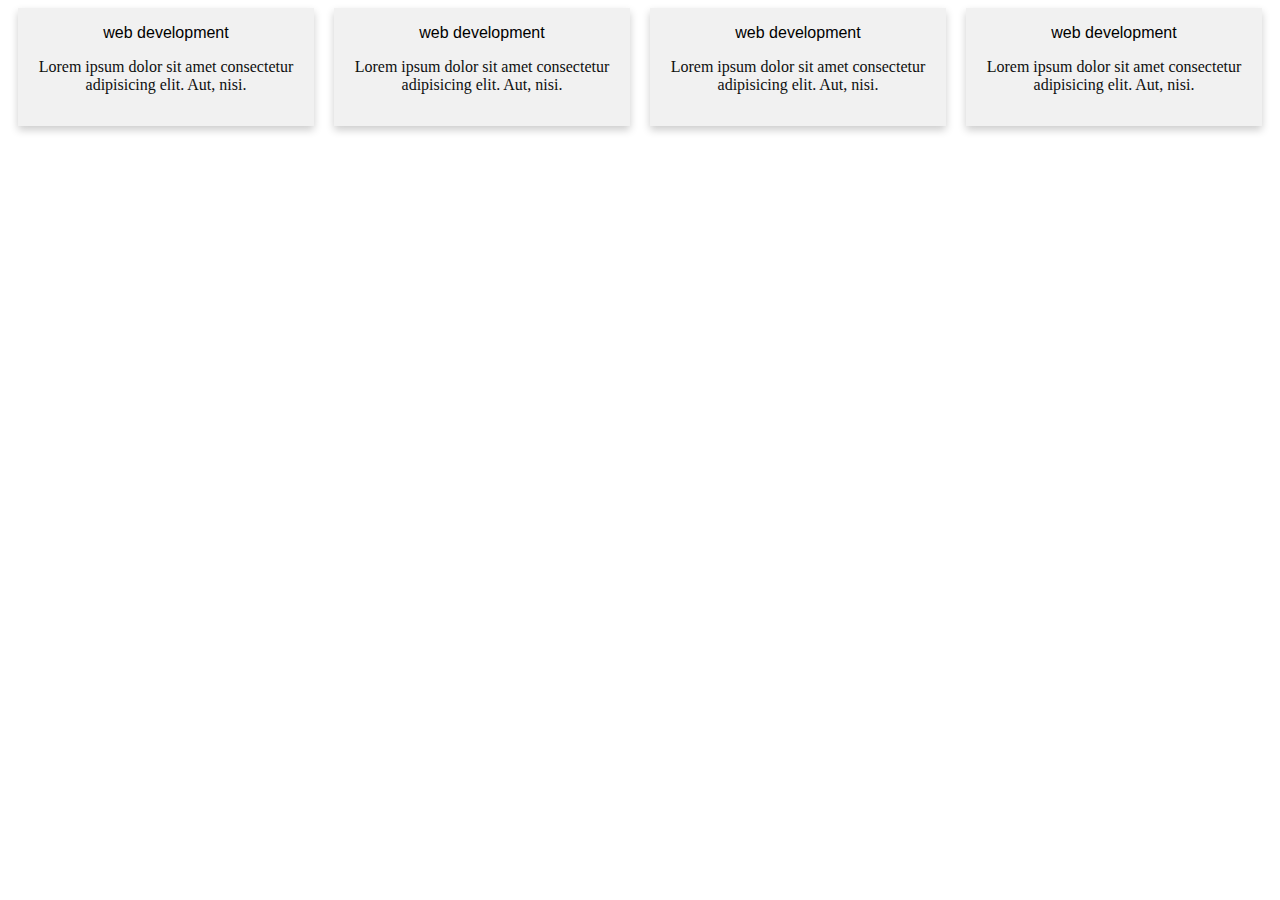
<file: basic2.html>
<!DOCTYPE html>
<html lang="en">
<head>
    <meta charset="UTF-8">
    <meta http-equiv="X-UA-Compatible" content="IE=edge">
    <meta name="viewport" content="width=device-width, initial-scale=1.0">
    <title>Document</title>
    <link rel="stylesheet" href="basic.css">
</head>
<body>
    <div class="row">
        <div class="column">
          <div class="box">
            <div class="card">web development</div>
            <p>Lorem ipsum dolor sit amet consectetur adipisicing elit. Aut, nisi.</p>
          </div>
        </div>
        <div class="column">
            <div class="box">
              <div class="card">web development</div>
              <p>Lorem ipsum dolor sit amet consectetur adipisicing elit. Aut, nisi.</p>
            </div>
          </div>
          <div class="column">
            <div class="box">
              <div class="card">web development</div>
              <p>Lorem ipsum dolor sit amet consectetur adipisicing elit. Aut, nisi.</p>
            </div>
          </div>
          <div class="column">
            <div class="box">
              <div class="card">web development</div>
              <p>Lorem ipsum dolor sit amet consectetur adipisicing elit. Aut, nisi.</p>
            </div>
          </div>
          
        
    </div>
</body>
</html>
</file>
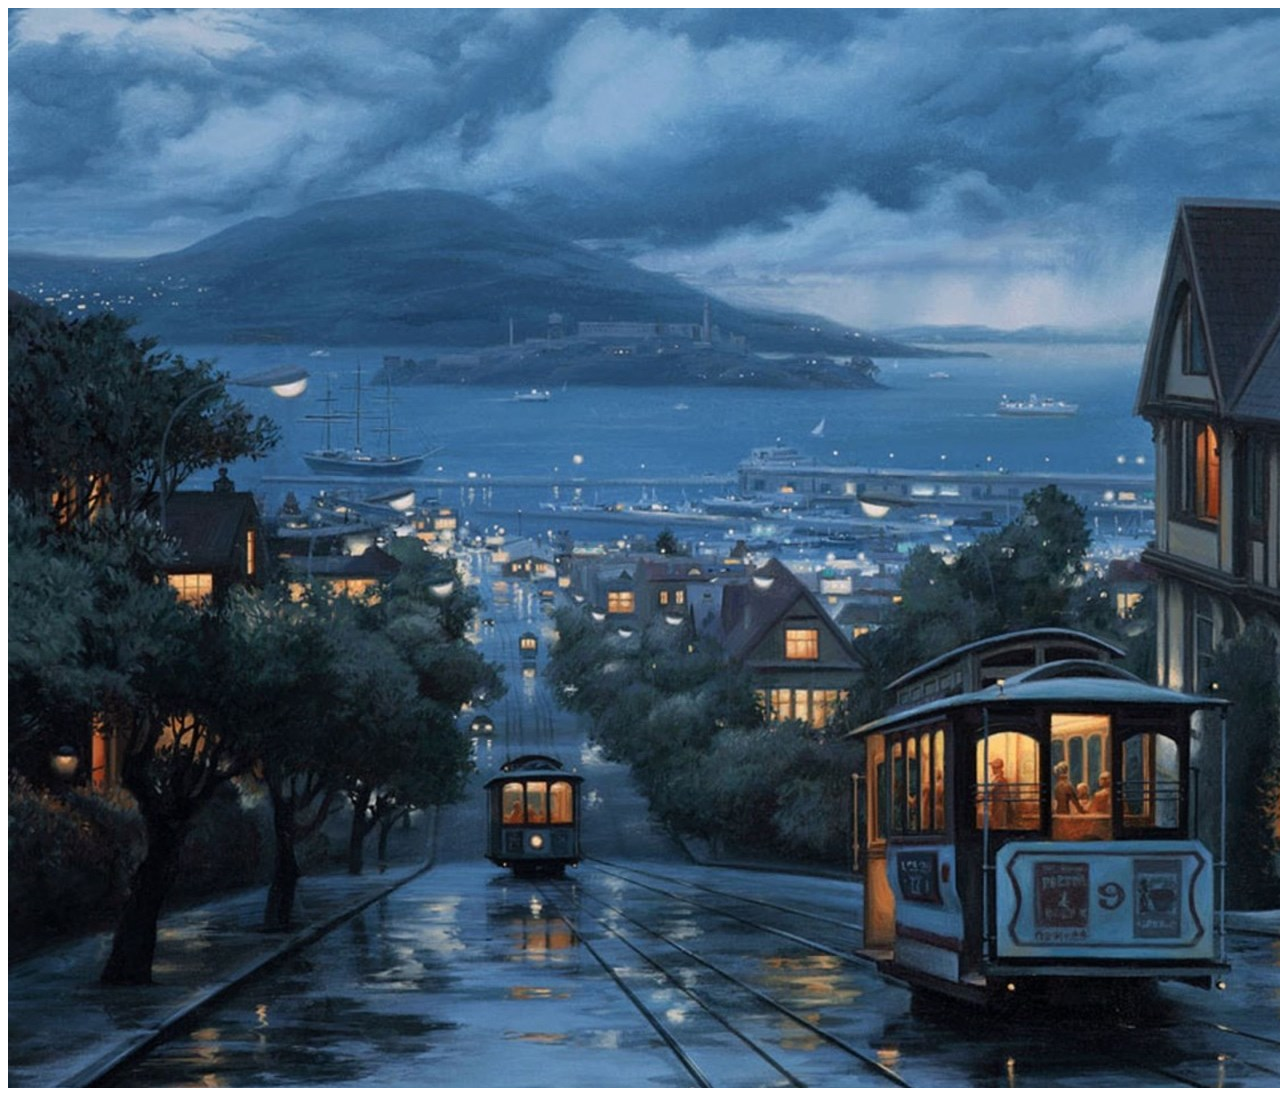
<file: img.html>
<!DOCTYPE html>
<html lang="en">
<head>
    <meta charset="UTF-8">
    <meta http-equiv="X-UA-Compatible" content="IE=edge">
    <meta name="viewport" content="width=device-width, initial-scale=1.0">
    <title>Document</title>
</head>
<body>
    <img src="myimg.jpg" alt="myimage">
</body>
</html>
</file>
<file: basic.css>
p{
    font-family: 'Roboto Slab', serif;
    color: rgb(14, 15, 15);
    /* font-weight: bold; */
   
}
#imgs{

    color: blue;
    font-weight: bold;
    height: 100px;
    width: 300px;
    /* background-color:gray; */
    background-image: url(myimg.jpg);

}

* {
    box-sizing: border-box;
  }
  
  body {
    font-family: Arial, Helvetica, sans-serif;
  }
  
  /* Float four columns side by side */
  .column {
    float: left;
    width: 25%;
    padding: 0 10px;
  }
  
  /* Remove extra left and right margins, due to padding in columns */
 
  
  /* Clear floats after the columns */
  .row:after {
    content: "";
    display: table;
    clear: both;
  }
  
  /* Style the counter cards */
  .box  {
    box-shadow: 0 4px 8px 0 rgba(0, 0, 0, 0.2); /* this adds the "card" effect */
    padding: 16px;
    text-align: center;
    background-color: #f1f1f1;
  }
  
  /* Responsive columns - one column layout (vertical) on small screens */
  @media screen and (max-width: 600px) {
    .column {
      width: 100%;
      display: block;
      margin-bottom: 20px;
    }
  }
</file>
